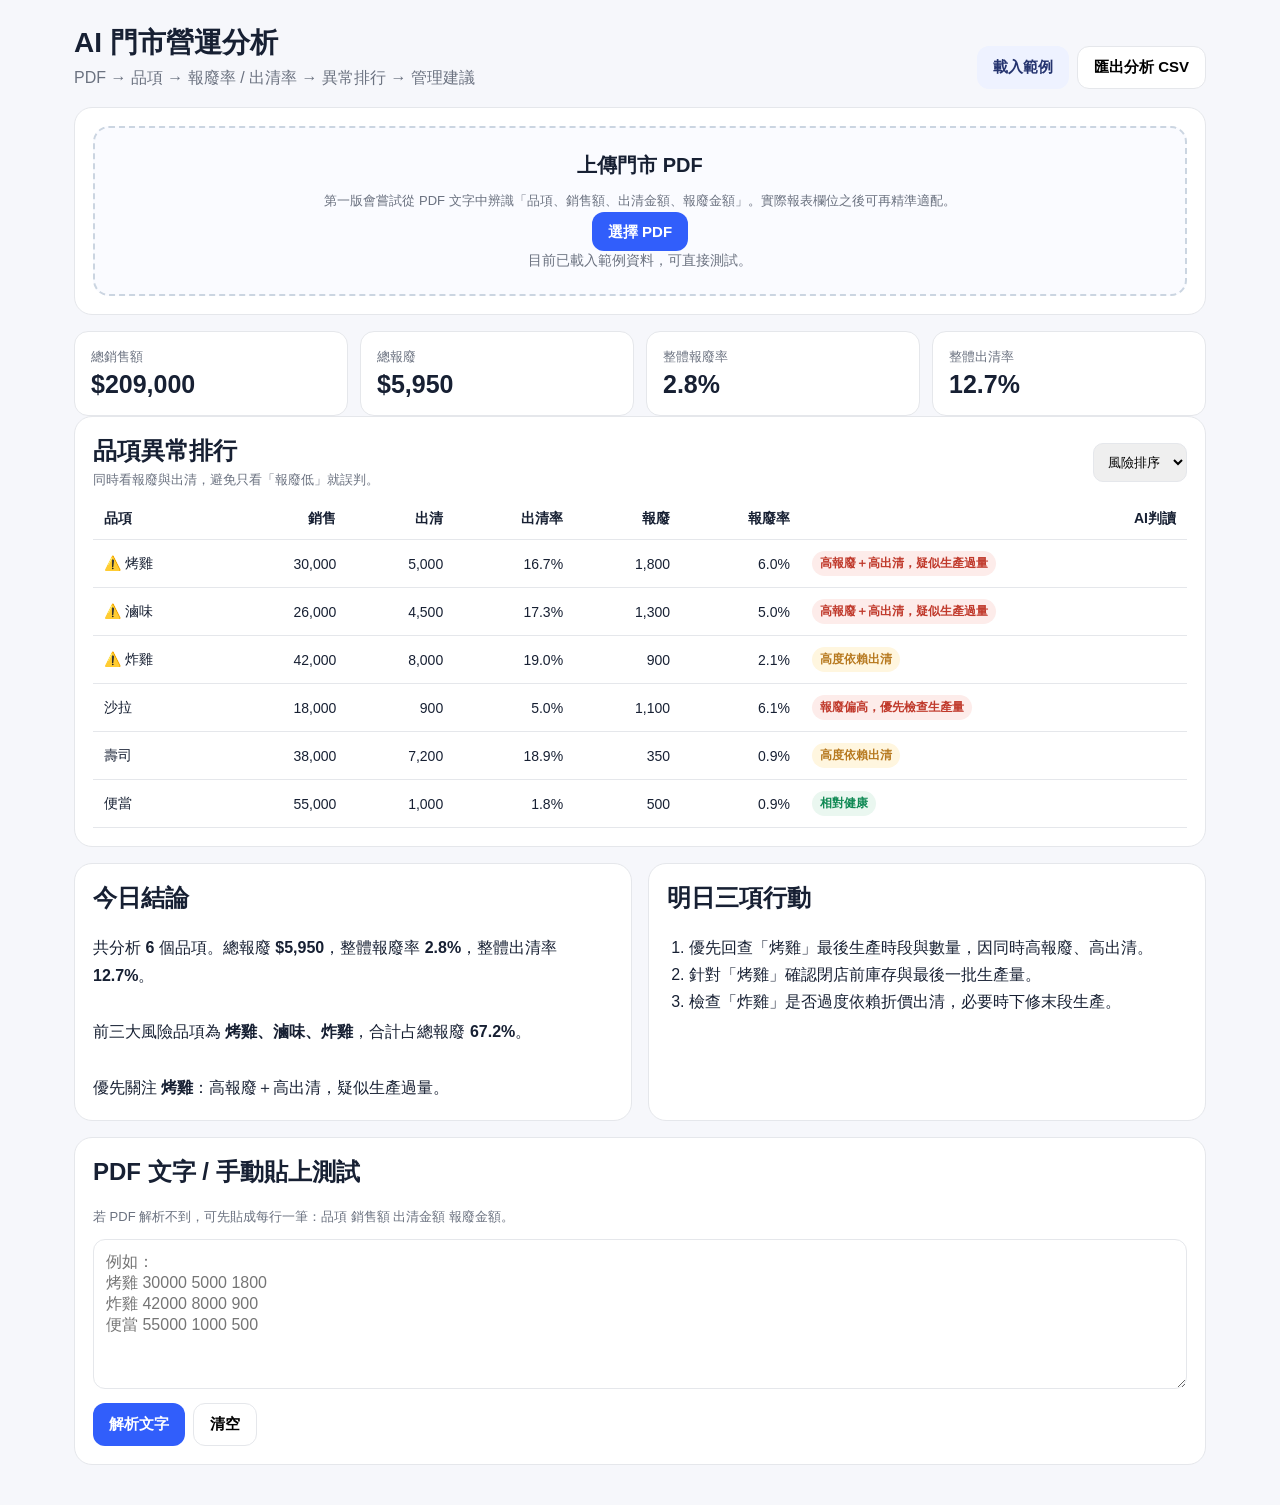
<file: index.html.html>
<!doctype html>
<html lang="zh-Hant">
<head>
<meta charset="utf-8">
<meta name="viewport" content="width=device-width,initial-scale=1">
<title>AI 門市營運分析</title>
<style>
:root{
  --bg:#f6f7fb; --card:#fff; --text:#172033; --muted:#6b7280; --line:#e5e7eb;
  --primary:#315efb; --good:#118a55; --warn:#b7791f; --bad:#c0392b;
}
*{box-sizing:border-box}
body{margin:0;font-family:-apple-system,BlinkMacSystemFont,"Segoe UI","Noto Sans TC",sans-serif;background:var(--bg);color:var(--text)}
.container{max-width:1180px;margin:auto;padding:24px}
.hero{display:flex;gap:16px;align-items:flex-end;justify-content:space-between;margin-bottom:18px;flex-wrap:wrap}
h1{margin:0;font-size:28px} .sub{color:var(--muted);margin-top:6px}
.card{background:var(--card);border:1px solid var(--line);border-radius:18px;padding:18px;margin-bottom:16px}
.upload{border:2px dashed #cbd5e1;border-radius:16px;padding:24px;text-align:center;background:#fafbff}
button,.btn{border:0;border-radius:12px;padding:11px 16px;font-weight:700;cursor:pointer;font-size:15px}
.primary{background:var(--primary);color:#fff}.secondary{background:#eef2ff;color:#25346f}.ghost{background:#fff;border:1px solid var(--line)}
.grid4{display:grid;grid-template-columns:repeat(4,1fr);gap:12px}.metric{padding:16px;border:1px solid var(--line);border-radius:14px;background:#fff}
.metric .label{color:var(--muted);font-size:13px}.metric .value{font-size:25px;font-weight:800;margin-top:4px}
.grid2{display:grid;grid-template-columns:1fr 1fr;gap:16px}
table{width:100%;border-collapse:collapse;font-size:14px}th,td{padding:11px;border-bottom:1px solid var(--line);text-align:right}
th:first-child,td:first-child{text-align:left}.badge{padding:4px 8px;border-radius:999px;font-size:12px;font-weight:700;display:inline-block}
.bad{background:#fdecea;color:var(--bad)}.warn{background:#fff6df;color:var(--warn)}.good{background:#eaf7f0;color:var(--good)}
textarea{width:100%;min-height:150px;border:1px solid var(--line);border-radius:12px;padding:12px;font:inherit}
.small{font-size:13px;color:var(--muted)} .actions{display:flex;gap:8px;flex-wrap:wrap}
ol{padding-left:22px;line-height:1.7}.status{margin-top:10px;color:var(--muted);font-size:14px}
@media(max-width:800px){.grid4{grid-template-columns:repeat(2,1fr)}.grid2{grid-template-columns:1fr}.container{padding:14px}table{min-width:760px}.scroll{overflow:auto}}
</style>
</head>
<body>
<div class="container">
  <div class="hero">
    <div>
      <h1>AI 門市營運分析</h1>
      <div class="sub">PDF → 品項 → 報廢率 / 出清率 → 異常排行 → 管理建議</div>
    </div>
    <div class="actions">
      <button class="secondary" id="sampleBtn">載入範例</button>
      <button class="ghost" id="exportBtn">匯出分析 CSV</button>
    </div>
  </div>

  <div class="card">
    <div class="upload">
      <div style="font-size:20px;font-weight:800">上傳門市 PDF</div>
      <p class="small">第一版會嘗試從 PDF 文字中辨識「品項、銷售額、出清金額、報廢金額」。實際報表欄位之後可再精準適配。</p>
      <label class="btn primary">
        選擇 PDF
        <input id="pdfInput" type="file" accept="application/pdf" hidden>
      </label>
      <div class="status" id="status">目前已載入範例資料，可直接測試。</div>
    </div>
  </div>

  <div class="grid4" id="metrics">
    <div class="metric"><div class="label">總銷售額</div><div class="value" id="salesTotal">—</div></div>
    <div class="metric"><div class="label">總報廢</div><div class="value" id="wasteTotal">—</div></div>
    <div class="metric"><div class="label">整體報廢率</div><div class="value" id="wasteRate">—</div></div>
    <div class="metric"><div class="label">整體出清率</div><div class="value" id="clearRate">—</div></div>
  </div>

  <div class="card">
    <div style="display:flex;justify-content:space-between;gap:10px;align-items:center;flex-wrap:wrap">
      <div>
        <h2 style="margin:0 0 4px">品項異常排行</h2>
        <div class="small">同時看報廢與出清，避免只看「報廢低」就誤判。</div>
      </div>
      <select id="sortMode" style="padding:10px;border:1px solid var(--line);border-radius:10px">
        <option value="risk">風險排序</option>
        <option value="waste">報廢金額</option>
        <option value="wasteRate">報廢率</option>
        <option value="clearRate">出清率</option>
      </select>
    </div>
    <div class="scroll" style="margin-top:10px">
      <table>
        <thead><tr><th>品項</th><th>銷售</th><th>出清</th><th>出清率</th><th>報廢</th><th>報廢率</th><th>AI判讀</th></tr></thead>
        <tbody id="rows"></tbody>
      </table>
    </div>
  </div>

  <div class="grid2">
    <div class="card">
      <h2 style="margin-top:0">今日結論</h2>
      <div id="summary" style="line-height:1.75"></div>
    </div>
    <div class="card">
      <h2 style="margin-top:0">明日三項行動</h2>
      <ol id="actions"></ol>
    </div>
  </div>

  <div class="card">
    <h2 style="margin-top:0">PDF 文字 / 手動貼上測試</h2>
    <p class="small">若 PDF 解析不到，可先貼成每行一筆：品項 銷售額 出清金額 報廢金額。</p>
    <textarea id="rawText" placeholder="例如：
烤雞 30000 5000 1800
炸雞 42000 8000 900
便當 55000 1000 500"></textarea>
    <div class="actions" style="margin-top:10px">
      <button class="primary" id="parseBtn">解析文字</button>
      <button class="ghost" id="resetBtn">清空</button>
    </div>
  </div>
</div>

<script type="module">
const sample=[
{name:'烤雞',sales:30000,clearance:5000,waste:1800},
{name:'炸雞',sales:42000,clearance:8000,waste:900},
{name:'便當',sales:55000,clearance:1000,waste:500},
{name:'滷味',sales:26000,clearance:4500,waste:1300},
{name:'壽司',sales:38000,clearance:7200,waste:350},
{name:'沙拉',sales:18000,clearance:900,waste:1100}
];
let data=structuredClone(sample);
const $=id=>document.getElementById(id);
const fmt=n=>new Intl.NumberFormat('zh-TW').format(Math.round(n||0));
const pct=n=>((n||0)*100).toFixed(1)+'%';

function enrich(x,totalWaste){
  const wasteRate=x.sales?x.waste/x.sales:0;
  const clearRate=x.sales?x.clearance/x.sales:0;
  const wasteShare=totalWaste?x.waste/totalWaste:0;
  const risk=wasteRate*45+clearRate*25+wasteShare*30;
  let label='相對健康',cls='good';
  if(wasteRate>=.04&&clearRate>=.12){label='高報廢＋高出清，疑似生產過量';cls='bad'}
  else if(wasteRate>=.04){label='報廢偏高，優先檢查生產量';cls='bad'}
  else if(clearRate>=.15){label='高度依賴出清';cls='warn'}
  else if(wasteRate>=.025||clearRate>=.10){label='需持續追蹤';cls='warn'}
  return {...x,wasteRate,clearRate,wasteShare,risk,label,cls};
}

function render(){
  const sales=data.reduce((a,b)=>a+b.sales,0);
  const waste=data.reduce((a,b)=>a+b.waste,0);
  const clearance=data.reduce((a,b)=>a+b.clearance,0);
  const e=data.map(x=>enrich(x,waste));
  $('salesTotal').textContent='$'+fmt(sales);
  $('wasteTotal').textContent='$'+fmt(waste);
  $('wasteRate').textContent=pct(sales?waste/sales:0);
  $('clearRate').textContent=pct(sales?clearance/sales:0);

  const mode=$('sortMode').value;
  const sorted=[...e].sort((a,b)=>{
    if(mode==='waste')return b.waste-a.waste;
    if(mode==='wasteRate')return b.wasteRate-a.wasteRate;
    if(mode==='clearRate')return b.clearRate-a.clearRate;
    return b.risk-a.risk;
  });
  $('rows').innerHTML=sorted.map((x,i)=>`<tr>
    <td>${i<3?'⚠️ ':''}${escapeHtml(x.name)}</td>
    <td>${fmt(x.sales)}</td><td>${fmt(x.clearance)}</td><td>${pct(x.clearRate)}</td>
    <td>${fmt(x.waste)}</td><td>${pct(x.wasteRate)}</td>
    <td style="text-align:left"><span class="badge ${x.cls}">${escapeHtml(x.label)}</span></td>
  </tr>`).join('');

  const top=[...e].sort((a,b)=>b.risk-a.risk).slice(0,3);
  const topShare=waste?top.reduce((a,b)=>a+b.waste,0)/waste:0;
  $('summary').innerHTML=`共分析 <b>${e.length}</b> 個品項。總報廢 <b>$${fmt(waste)}</b>，整體報廢率 <b>${pct(sales?waste/sales:0)}</b>，整體出清率 <b>${pct(sales?clearance/sales:0)}</b>。<br><br>
  前三大風險品項為 <b>${top.map(x=>escapeHtml(x.name)).join('、')}</b>，合計占總報廢 <b>${pct(topShare)}</b>。<br><br>
  ${top[0]?`優先關注 <b>${escapeHtml(top[0].name)}</b>：${escapeHtml(top[0].label)}。`:''}`;

  const both=e.filter(x=>x.wasteRate>=.04&&x.clearRate>=.12).sort((a,b)=>b.risk-a.risk)[0];
  const highWaste=[...e].sort((a,b)=>b.waste-a.waste)[0];
  const highClear=[...e].sort((a,b)=>b.clearRate-a.clearRate)[0];
  const acts=[];
  if(both)acts.push(`優先回查「${both.name}」最後生產時段與數量，因同時高報廢、高出清。`);
  if(highWaste)acts.push(`針對「${highWaste.name}」確認閉店前庫存與最後一批生產量。`);
  if(highClear)acts.push(`檢查「${highClear.name}」是否過度依賴折價出清，必要時下修末段生產。`);
  while(acts.length<3)acts.push('累積 7 日數據，比較各品項報廢率與出清率趨勢後再調整基準量。');
  $('actions').innerHTML=acts.slice(0,3).map(x=>`<li>${escapeHtml(x)}</li>`).join('');
}
function escapeHtml(s){return String(s).replace(/[&<>"']/g,c=>({'&':'&amp;','<':'&lt;','>':'&gt;','"':'&quot;',"'":'&#39;'}[c]))}
function parseText(text){
  const out=[];
  for(const raw of text.split(/\r?\n/)){
    const line=raw.trim(); if(!line)continue;
    const nums=[...line.matchAll(/-?\d[\d,]*(?:\.\d+)?/g)].map(m=>Number(m[0].replace(/,/g,''))).filter(Number.isFinite);
    if(nums.length<3)continue;
    const p=line.search(/-?\d/);
    let name=p>0?line.slice(0,p).replace(/[|\t:：-]+$/g,'').trim():'';
    if(!name)name='未命名品項 '+(out.length+1);
    const [sales,clearance,waste]=nums.slice(-3);
    if([sales,clearance,waste].some(n=>n<0))continue;
    out.push({name,sales,clearance,waste});
    if(out.length>=300)break;
  }
  return out;
}
$('sampleBtn').addEventListener('click',()=>{data=structuredClone(sample);$('status').textContent='已載入範例資料。';render()});
$('sortMode').addEventListener('change',render);
$('parseBtn').addEventListener('click',()=>{
  const p=parseText($('rawText').value);
  if(!p.length){$('status').textContent='沒有辨識到資料，請用「品項 銷售額 出清金額 報廢金額」每行一筆。';return}
  data=p;$('status').textContent=`已解析 ${p.length} 個品項。`;render();
});
$('resetBtn').addEventListener('click',()=>{$('rawText').value='';});
$('exportBtn').addEventListener('click',()=>{
  const waste=data.reduce((a,b)=>a+b.waste,0);
  const rows=[['品項','銷售額','出清金額','出清率','報廢金額','報廢率','AI判讀']];
  data.map(x=>enrich(x,waste)).forEach(x=>rows.push([x.name,x.sales,x.clearance,pct(x.clearRate),x.waste,pct(x.wasteRate),x.label]));
  const csv='\ufeff'+rows.map(r=>r.map(v=>`"${String(v).replaceAll('"','""')}"`).join(',')).join('\n');
  const blob=new Blob([csv],{type:'text/csv;charset=utf-8'});
  const a=document.createElement('a');a.href=URL.createObjectURL(blob);a.download='AI門市分析.csv';a.click();URL.revokeObjectURL(a.href);
});
$('pdfInput').addEventListener('change',async e=>{
  const file=e.target.files?.[0]; if(!file)return;
  $('status').textContent='正在讀取 PDF…';
  try{
    const pdfjs=await import('https://cdn.jsdelivr.net/npm/pdfjs-dist@4.10.38/+esm');
    pdfjs.GlobalWorkerOptions.workerSrc='https://cdn.jsdelivr.net/npm/pdfjs-dist@4.10.38/build/pdf.worker.min.mjs';
    const pdf=await pdfjs.getDocument({data:await file.arrayBuffer()}).promise;
    let text='';
    for(let p=1;p<=Math.min(pdf.numPages,50);p++){
      const page=await pdf.getPage(p), content=await page.getTextContent();
      text+=content.items.map(i=>i.str).join(' ')+'\n';
    }
    $('rawText').value=text.slice(0,50000);
    const parsed=parseText(text);
    if(parsed.length){data=parsed;$('status').textContent=`PDF 已擷取，暫辨識 ${parsed.length} 個品項。`;render()}
    else $('status').textContent='PDF 文字已擷取，但欄位格式尚未適配。可把實際 PDF 給我，我能做專用解析規則。';
  }catch(err){
    $('status').textContent='這份 PDF 無法由瀏覽器直接解析；可能是掃描影像 PDF 或格式特殊。';
  }
});
render();
</script>
</body>
</html>
</file>
